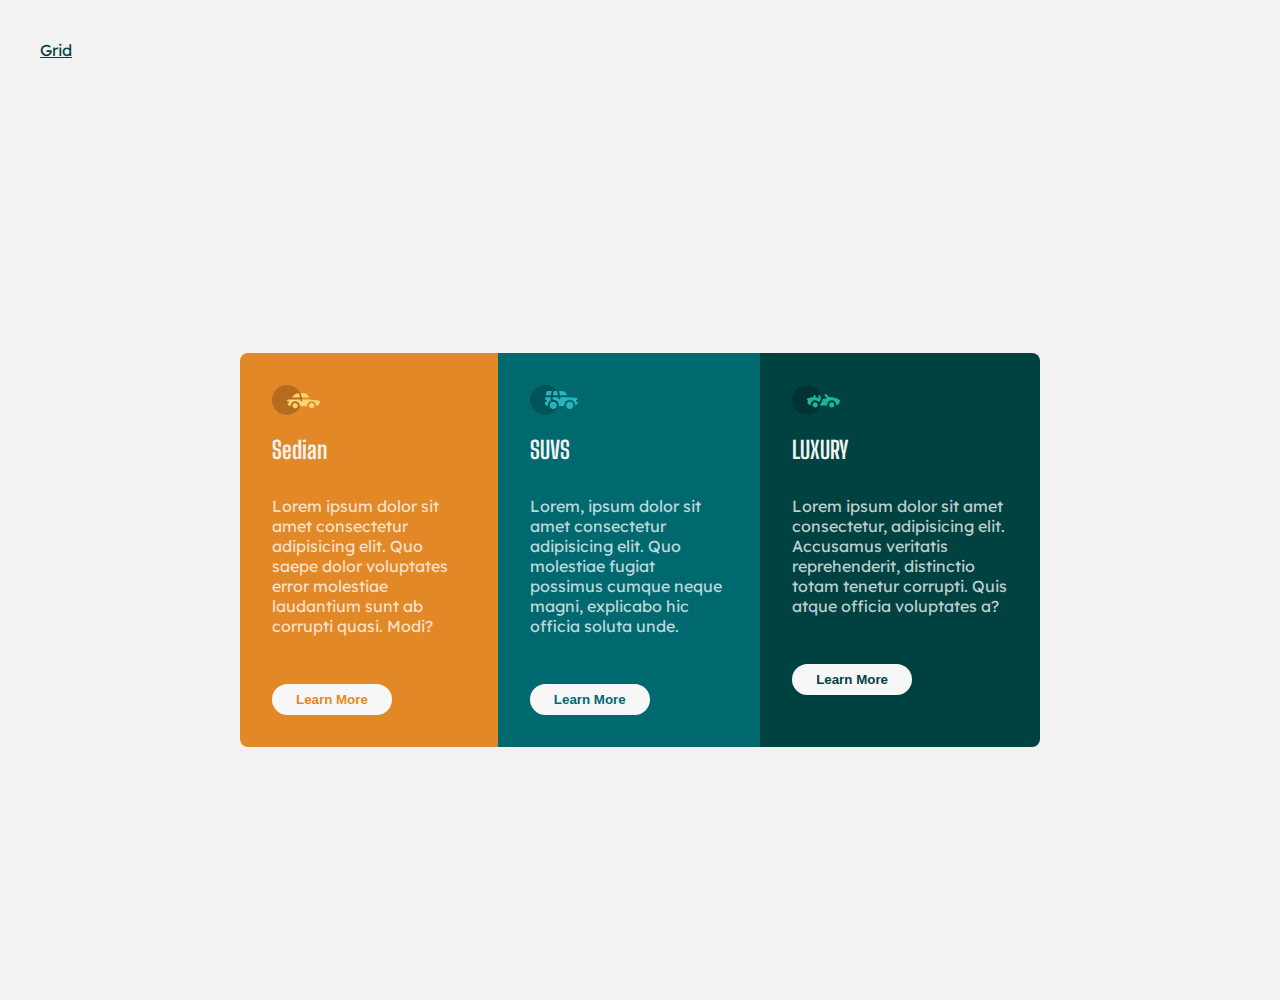
<file: index.html>
<!DOCTYPE html>
<html lang="en">
<head>
    <meta charset="UTF-8">
    <meta http-equiv="X-UA-Compatible" content="IE=edge">
    <meta name="viewport" content="width=device-width, initial-scale=1.0">
    <link rel="stylesheet" href="style.css">
    <title>Document</title>
</head>
<body>
    <main>
        <a href="grid.html" class="grid-link"> Grid </a>
        <section class="section">
            <div class="flex-container">
                <div class="card orange">
                    <img src="icon-sedans.svg" alt="car-side-solid">
                    <h2>Sedian</h2>
                    <p>Lorem ipsum dolor sit amet consectetur adipisicing elit. Quo saepe dolor voluptates error molestiae laudantium sunt ab corrupti quasi. Modi?</p>
                    <button class="button">Learn More</button>
                </div>
                <div class="card blue">
                    <img src="icon-suvs.svg" alt="car-side-solid">
                    <h2>SUVS</h2>
                    <p>Lorem, ipsum dolor sit amet consectetur adipisicing elit. Quo molestiae fugiat possimus cumque neque magni, explicabo hic officia soluta unde.</p>
                    <button class="button">Learn More</button>
                </div>
                <div class="card green">
                    <img src="icon-luxury.svg" alt="car-side-solid">
                    <h2>LUXURY</h2>
                    <p>Lorem ipsum dolor sit amet consectetur, adipisicing elit. Accusamus veritatis reprehenderit, distinctio totam tenetur corrupti. Quis atque officia voluptates a?   
                    </p>
                    <button class="button">Learn More</button>
                </div>
            </div>
        </section>
    </main>
</body>
</html>
</file>
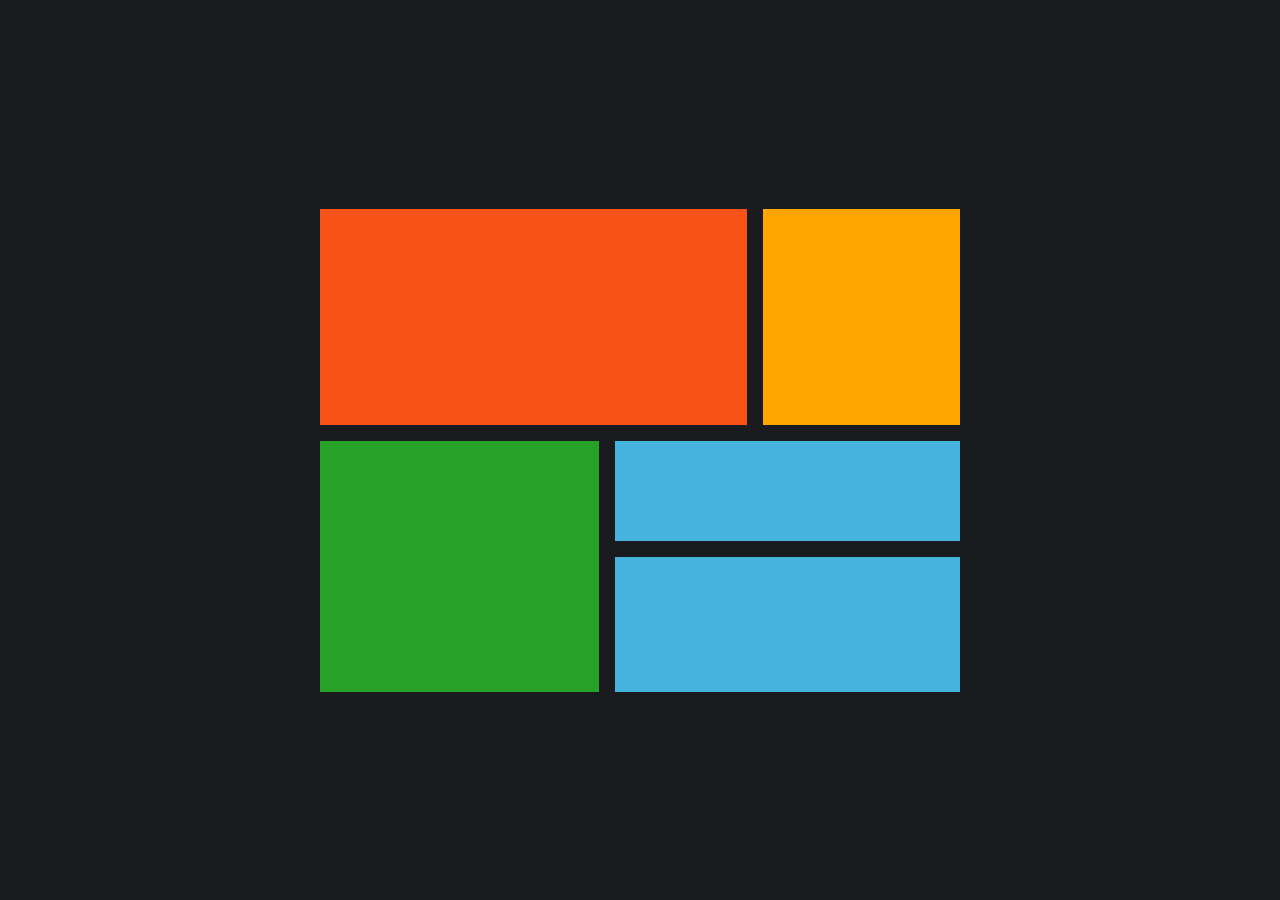
<file: grid.html>
<!DOCTYPE html>
<html lang="en">
<head>
    <meta charset="UTF-8">
    <meta http-equiv="X-UA-Compatible" content="IE=edge">
    <meta name="viewport" content="width=device-width, initial-scale=1.0">
    <link rel="stylesheet" href="style.css">
    <title>Document</title>
</head>
<body class="grid-body">
    <main>
        <section class="section">
          <div class="grid-container">
            <div class="grid-item one"></div>
            <div class="grid-item two"></div>
            <div class="grid-item three"></div>
            <div class="grid-item four"></div>
            <div class="grid-item five"></div>
          </div>  
        </section>
    </main>
</body>
</html>
</file>
<file: style.css>
@import url('https://fonts.googleapis.com/css2?family=Lexend+Deca&display=swap');
@import url('https://fonts.googleapis.com/css2?family=Big+Shoulders+Display:wght@700&display=swap');
*{
    margin:0;
    padding: 0;
    border: none;
    box-sizing: border-box;
}

body{
    background-color: hsl(0, 0%, 95%)
    ;
    color: hsl(0, 0%, 95%)
    ;
    font-family: "Lexend Deca", sans-serif;
    font-weight: 400;
}

.flex-container{
    display: flex;
    align-items: stretch;
    justify-content: center;
    max-width: 50rem;
    margin: 0 auto;
    border-radius: .5rem;
    overflow: hidden;

}
.grid-link{
    color:hsl(179, 100%, 13%);
    padding: 40px;
    display: block;

}
.section{
    min-height: 100vh;
    display: flex;
    align-items: center;
    justify-content: center;
}
.card{
  padding: 2rem;
}

.card.orange{
    background-color: hsl(31, 77%, 52%);
}
.card.orange button{
    color: hsl(31, 77%, 52%);
}

.card.blue{
    background-color: hsl(184, 100%, 22%);
}
.card.blue button{
    color: hsl(184, 100%, 22%);
}
.card.green{
    background-color:hsl(179, 100%, 13%);
}
.card.green button{
    color:hsl(179, 100%, 13%);
}
img{
    width: 3rem;
}
h2{
    margin-top: 1rem;
    font-family: "Big Shoulders Display" , sans-serif;
}
p{
    margin-top: 2rem;
    color:hsla(0, 0%, 100%, 0.75);
}


button{
    padding: 8px 24px;
    border-radius: 2rem;
    background-color: #f7f7f7;
    margin-top: 3rem;
    font-weight: 700;
}

.card .button:hover{
    background-color: transparent;
    border: 1px solid #f7f7f7;
    color: #fff;
}

.grid-body{
    background-color: #191b1e;
}

.grid-container{
    display: grid;
    grid-template-columns: 1fr 1fr 1fr 1.5fr;
    grid-auto-rows: minmax(100px, auto);
    gap: 1rem;
    width: 50%;
    margin: 0 auto;
}

.grid-item.one{
    grid-column: 1/4;
    grid-row:1/3 ;
    background-color: rgb(247, 82, 23);
}

.grid-item.two{
    grid-column: 4;
    grid-row:1/3 ;
    background-color: orange;
}
.grid-item.three{
    grid-column: 1/3;
    grid-row:3/5;
    background-color: rgb(40, 161, 40);
}
.grid-item.four{
    grid-column: 3/5;
    background-color: rgb(70, 179, 223);
}
.grid-item.five{
    grid-column: 3/5;
    height: 135px;
    background-color: rgb(70, 179, 223);
}
</file>
